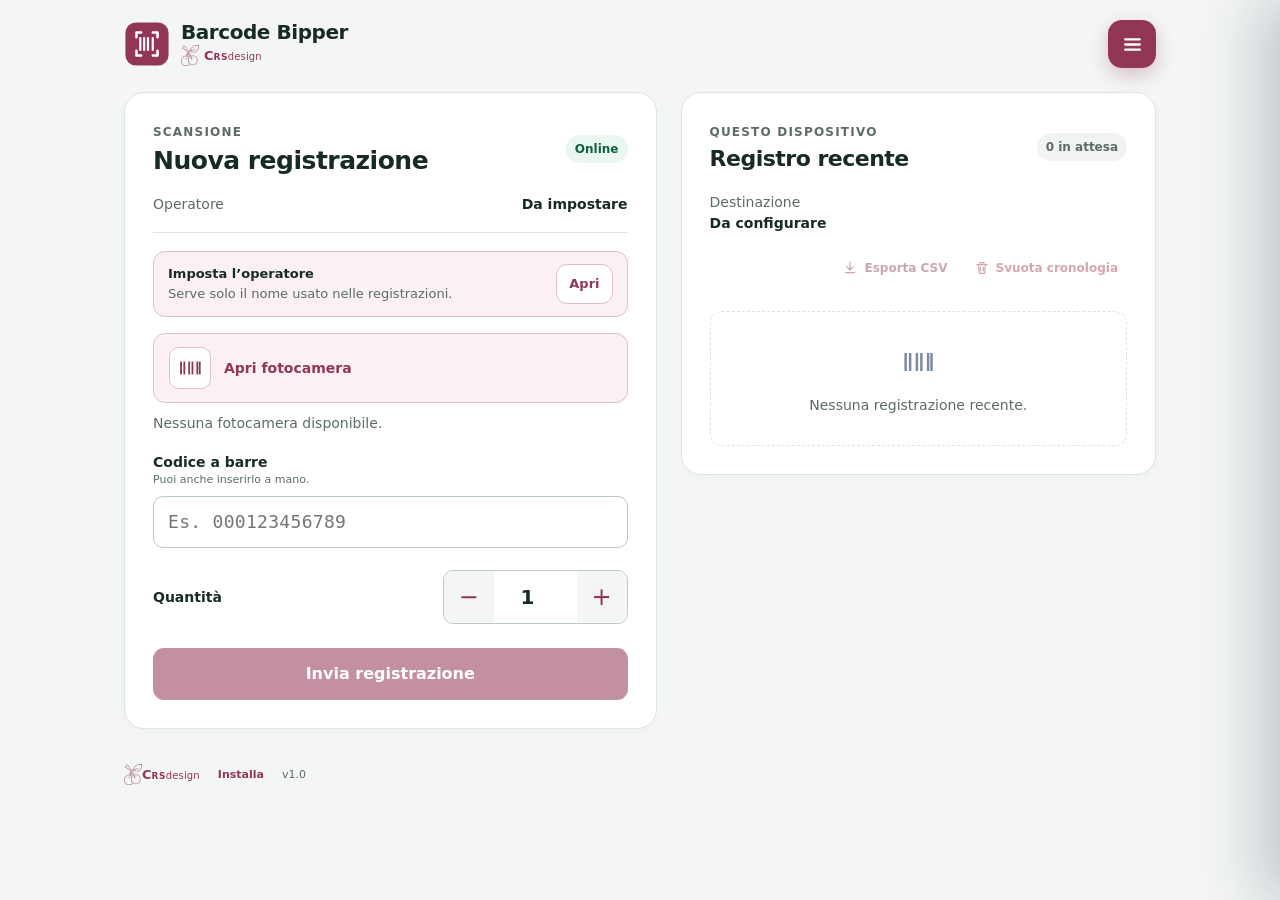
<file: index.html>
<!doctype html>
<html lang="it" data-theme="burgundy">
<head>
  <meta charset="utf-8">
  <meta name="viewport" content="width=device-width, initial-scale=1, viewport-fit=cover">
  <meta name="theme-color" content="#923753">
  <meta name="description" content="Barcode Bipper: leggi codici a barre e registra quantità e operatore nel tuo Google Sheet.">
  <meta name="apple-mobile-web-app-capable" content="yes">
  <meta name="apple-mobile-web-app-status-bar-style" content="default">
  <link rel="manifest" href="./manifest.webmanifest">
  <link rel="icon" href="./icons/icon-192.png?v=100" type="image/png">
  <link rel="apple-touch-icon" href="./icons/apple-touch-icon.png?v=100">
  <link rel="stylesheet" href="./style.css">
  <title>Barcode Bipper</title>
</head>
<body>
  <header class="app-header">
    <a class="brand brand-bipper" href="./" aria-label="Barcode Bipper">
      <span class="brand-scanner" aria-hidden="true">
        <svg class="brand-scanner-svg" viewBox="0 0 48 48">
          <rect x="1.5" y="1.5" width="45" height="45" rx="11"/>
          <path class="scanner-corners" d="M13 17v-5h5M30 12h5v5M13 31v5h5M35 31v5h-5"/>
          <path class="scanner-bars" d="M17 17v14M21 17v14M25 17v14M30 17v14"/>
        </svg>
      </span>
      <span class="brand-copy">
        <strong>Barcode Bipper</strong>
        <span class="brand-signature">
          <span class="brand-cherry" aria-hidden="true"></span>
          <span class="crs-wordmark" aria-label="CRS design"><span class="crs-c">C</span><span class="crs-rs">RS</span><span class="crs-design"> design</span></span>
        </span>
      </span>
    </a>

    <div class="header-actions">
      <button id="menu-open" class="menu-button" type="button" aria-label="Apri menu" aria-expanded="false">
        <svg viewBox="0 0 24 24" aria-hidden="true"><path d="M5 7h14M5 12h14M5 17h14"/></svg>
      </button>
    </div>
  </header>

  <div id="drawer-backdrop" class="drawer-backdrop" hidden></div>
  <aside id="app-drawer" class="app-drawer" aria-hidden="true" aria-label="Menu Barcode Bipper">
    <div class="drawer-hero">
      <div class="drawer-hero-top">
        <div class="drawer-logo-wrap drawer-scanner-logo" aria-hidden="true">
          <svg class="brand-scanner-svg" viewBox="0 0 48 48">
            <rect x="1.5" y="1.5" width="45" height="45" rx="11"/>
            <path class="scanner-corners" d="M13 17v-5h5M30 12h5v5M13 31v5h5M35 31v5h-5"/>
            <path class="scanner-bars" d="M17 17v14M21 17v14M25 17v14M30 17v14"/>
          </svg>
        </div>
        <button id="menu-close" class="drawer-close" type="button" aria-label="Chiudi menu">×</button>
      </div>
      <div class="drawer-branding">
        <strong>Barcode Bipper</strong>
        <span class="drawer-signature">
          <span class="brand-cherry" aria-hidden="true"></span>
          <span class="crs-wordmark" aria-label="CRS design"><span class="crs-c">C</span><span class="crs-rs">RS</span><span class="crs-design"> design</span></span>
        </span>
      </div>
    </div>

    <nav class="drawer-nav">
      <span class="drawer-section-label">APP</span>
      <button id="drawer-settings" class="drawer-item" type="button">
        <span class="drawer-icon" aria-hidden="true"><svg viewBox="0 0 24 24"><path d="M12 8.5a3.5 3.5 0 1 0 0 7 3.5 3.5 0 0 0 0-7ZM19 12a7 7 0 0 0-.09-1.1l2-1.55-2-3.46-2.46 1A7.2 7.2 0 0 0 14.5 5.8L14.15 3h-4.3L9.5 5.8a7.2 7.2 0 0 0-1.95 1.09l-2.46-1-2 3.46 2 1.55A7 7 0 0 0 5 12c0 .37.03.74.09 1.1l-2 1.55 2 3.46 2.46-1A7.2 7.2 0 0 0 9.5 18.2l.35 2.8h4.3l.35-2.8a7.2 7.2 0 0 0 1.95-1.09l2.46 1 2-3.46-2-1.55c.06-.36.09-.73.09-1.1Z"/></svg></span>
        <span class="drawer-copy"><strong>Impostazioni</strong><small>Operatore, tema e fotocamera</small></span>
        <span class="drawer-chevron" aria-hidden="true">›</span>
      </button>
      <div class="drawer-divider"></div>
      <button id="drawer-config" class="drawer-item" type="button">
        <span class="drawer-icon" aria-hidden="true"><svg viewBox="0 0 24 24"><path d="M9.5 14.5 14.5 9M7 17l-2 2M17 7l2-2M8.2 15.8l-2-2a3.8 3.8 0 0 1 5.4-5.4l1 1M15.8 8.2l2 2a3.8 3.8 0 0 1-5.4 5.4l-1-1"/></svg></span>
        <span class="drawer-copy"><strong>Configurazione</strong><small>Accesso Google e registro</small></span>
        <span class="drawer-chevron" aria-hidden="true">›</span>
      </button>
    </nav>

    <div class="drawer-foot">
      <span class="drawer-foot-brand">
        <span class="brand-cherry" aria-hidden="true"></span>
        <span class="crs-wordmark" aria-label="CRS design"><span class="crs-c">C</span><span class="crs-rs">RS</span><span class="crs-design"> design</span></span>
      </span>
      <span class="drawer-version">v1.0</span>
    </div>
  </aside>

  <main class="layout">
    <section class="work-panel" aria-labelledby="form-title">
      <div class="panel-heading">
        <div><span class="eyebrow">SCANSIONE</span><h1 id="form-title">Nuova registrazione</h1></div>
        <span id="network" class="pill">Online</span>
      </div>

      <div class="operator-line"><span>Operatore</span><strong id="operator-label">Da impostare</strong></div>

      <div id="setup-notice" class="notice compact-notice" hidden>
        <div><strong id="setup-title">Completa la configurazione</strong><span id="setup-text">Imposta operatore e registro.</span></div>
        <button id="setup-action" class="secondary compact" type="button">Apri</button>
      </div>
      <div id="boot-error" class="notice error" hidden></div>
      <div id="update-notice" class="notice compact-notice" hidden>
        <span>È disponibile un aggiornamento.</span><button id="reload-app" class="secondary compact" type="button">Aggiorna</button>
      </div>
      <noscript><p class="notice error">Attiva JavaScript per usare Barcode Bipper.</p></noscript>

      <div id="camera-live">
        <div id="camera-panel" class="camera-panel ratio-tall fit-cover">
          <video id="video" muted playsinline aria-label="Anteprima fotocamera"></video>
          <div class="scan-guide" aria-hidden="true"></div>
          <div id="camera-success" class="camera-success" hidden>
            <svg viewBox="0 0 24 24" aria-hidden="true"><path d="m5 12 4 4L19 6"/></svg><span>Codice letto</span>
          </div>
        </div>

        <div id="scan-hold" class="scan-button hold-button" role="button" tabindex="0" aria-label="Tieni premuto Registra per leggere il codice">
          <svg viewBox="0 0 24 24" aria-hidden="true"><path d="M8 3H3v5M16 3h5v5M3 16v5h5M21 16v5h-5M7 7v10M10 7v10M14 7v10M17 7v10"/></svg>
          <span id="scan-label">Registra</span>
        </div>

        <div class="camera-tools">
          <span id="hold-hint">Tieni premuto per leggere</span>
          <button id="torch" class="torch-button" type="button" aria-pressed="false" hidden>
            <svg viewBox="0 0 24 24" aria-hidden="true"><path d="M9 3h6l1 4-2 2v3.5l-1.4 1.8V21h-1.2v-6.7L10 12.5V9L8 7l1-4Z"/><path d="M8.5 7h7"/></svg>
            <span id="torch-label">Torcia</span>
          </button>
        </div>
      </div>

      <button id="camera-closed" class="camera-closed" type="button" hidden>
        <span class="camera-closed-icon" aria-hidden="true"><svg viewBox="0 0 32 32"><path d="M5 8v16M9 8v16M15 8v16M19 8v16M25 8v16M28 8v16"/></svg></span>
        <span><strong>Apri fotocamera</strong></span>
      </button>

      <p id="camera-message" class="helper camera-message" aria-live="polite">Fotocamera pronta.</p>

      <form id="record-form">
        <label for="barcode">Codice a barre</label>
        <span class="field-helper">Puoi anche inserirlo a mano.</span>
        <input id="barcode" name="barcode" class="barcode-input" type="text" maxlength="512" autocomplete="off" autocapitalize="off" spellcheck="false" placeholder="Es. 000123456789" required>

        <div class="quantity-row">
          <label for="quantity">Quantità</label>
          <div class="stepper">
            <button id="minus" type="button" aria-label="Diminuisci quantità">−</button>
            <input id="quantity" name="quantity" type="number" inputmode="decimal" min="0" max="1000000000" step="any" value="1" required>
            <button id="plus" type="button" aria-label="Aumenta quantità">+</button>
          </div>
        </div>

        <button id="submit-record" class="primary full submit-record" type="submit" disabled>Invia registrazione</button>
      </form>
      <div id="feedback" class="feedback" role="status" aria-live="polite" hidden></div>
    </section>

    <aside class="activity-panel" aria-labelledby="activity-title">
      <div class="panel-heading">
        <div><span class="eyebrow">QUESTO DISPOSITIVO</span><h2 id="activity-title">Registro recente</h2></div>
        <span id="pending-count" class="counter">0 in attesa</span>
      </div>

      <div class="destination"><span>Destinazione</span><strong id="destination-label">Da configurare</strong></div>

      <div class="history-actions" aria-label="Azioni cronologia">
        <button id="sync-now" class="quiet history-action" type="button" hidden>
          <svg viewBox="0 0 24 24" aria-hidden="true"><path d="M20 6v5h-5M4 18v-5h5M6.5 9A7 7 0 0 1 18 7l2 4M17.5 15A7 7 0 0 1 6 17l-2-4"/></svg><span>Riprova invio</span>
        </button>
        <button id="export-history" class="quiet history-action" type="button" disabled>
          <svg viewBox="0 0 24 24" aria-hidden="true"><path d="M12 3v12M7 10l5 5 5-5M5 19h14"/></svg><span>Esporta CSV</span>
        </button>
        <button id="clear-history" class="quiet history-action danger-soft" type="button" disabled>
          <svg viewBox="0 0 24 24" aria-hidden="true"><path d="M4 7h16M9 7V4h6v3M7 7l1 13h8l1-13M10 11v5M14 11v5"/></svg><span>Svuota cronologia</span>
        </button>
      </div>

      <div id="sync-message" class="sync-message" role="status" aria-live="polite" hidden></div>
      <ol id="records" class="records" aria-label="Registrazioni recenti"></ol>
      <div id="empty-state" class="empty-state">
        <svg viewBox="0 0 32 32" aria-hidden="true"><path d="M5 8v16M9 8v16M15 8v16M19 8v16M25 8v16M28 8v16"/></svg>
        <p>Nessuna registrazione recente.</p>
      </div>
    </aside>
  </main>

  <dialog id="settings-dialog" aria-labelledby="settings-title">
    <form method="dialog">
      <div class="dialog-heading">
        <div><span class="eyebrow">PREFERENZE</span><h2 id="settings-title">Impostazioni</h2></div>
        <button class="quiet" value="cancel">Chiudi</button>
      </div>

      <section class="settings-section">
        <h3>Profilo</h3>
        <label for="operator">Nome operatore</label>
        <input id="operator" maxlength="80" autocomplete="name" placeholder="Nome e cognome">
        <span id="operator-error" class="field-note error-text" hidden>Inserisci un nome valido, fino a 80 caratteri.</span>
      </section>

      <section class="settings-section">
        <h3>Aspetto</h3>
        <label for="theme">Tema</label>
        <select id="theme">
          <option value="burgundy">Bordeaux</option>
          <option value="green">Verde bandiera</option>
          <option value="blue">Blu</option>
          <option value="petrol">Verde petrolio</option>
          <option value="purple">Viola</option>
          <option value="orange">Arancio</option>
          <option value="graphite">Grafite</option>
          <option value="custom">Personalizzato…</option>
        </select>

        <div id="custom-theme-controls" class="custom-theme-controls" hidden>
          <label for="custom-color">Colore personalizzato</label>
          <div class="color-editor">
            <input id="custom-color" class="color-input" type="color" value="#923753" aria-label="Selettore colore">
            <input id="custom-hex" class="hex-input" type="text" value="#923753" maxlength="7" inputmode="text" spellcheck="false" aria-label="Colore esadecimale">
          </div>
          <span id="custom-color-error" class="field-note error-text" hidden>Inserisci un colore esadecimale valido, es. #923753.</span>
        </div>
      </section>

      <section class="settings-section">
        <h3>Lettura</h3>
        <label for="scan-mode">Modalità di scansione</label>
        <select id="scan-mode">
          <option value="hold">Tieni premuto · legge solo mentre premi</option>
          <option value="continuous">Scan2Sheets · premi e cerca fino al codice</option>
        </select>
        <p id="scan-mode-note" class="field-note"></p>

        <label class="toggle-row" for="vibration-enabled">
          <span><strong>Vibrazione al riconoscimento</strong><small>Feedback breve quando il codice viene letto.</small></span>
          <input id="vibration-enabled" type="checkbox">
        </label>

        <label class="toggle-row" for="auto-flash-enabled">
          <span><strong>Accendi flash durante la lettura</strong><small>Se disponibile, si spegne quando la lettura termina.</small></span>
          <input id="auto-flash-enabled" type="checkbox">
        </label>
      </section>

      <section class="settings-section">
        <h3>Fotocamera</h3>
        <label for="camera-ratio">Formato</label>
        <select id="camera-ratio">
          <option value="wide">4:3 · basso</option>
          <option value="tall">4:5 · alto</option>
          <option value="portrait">3:4 · più verticale</option>
        </select>

        <label for="camera-fit">Visualizzazione</label>
        <select id="camera-fit">
          <option value="cover">Cover · senza bande nere</option>
          <option value="contain">Contain · immagine intera</option>
        </select>
      </section>

      <button id="reset-defaults" class="secondary full reset-defaults" type="button">Torna ai default</button>
      <p class="reset-note">Ripristina aspetto e lettura; il nome operatore resta invariato.</p>
    </form>
  </dialog>

  <dialog id="config-dialog" aria-labelledby="config-title">
    <form method="dialog">
      <div class="dialog-heading">
        <div><span class="eyebrow">COLLEGAMENTO AL REGISTRO</span><h2 id="config-title">Configurazione</h2></div>
        <button class="quiet" value="cancel">Chiudi</button>
      </div>

      <div id="config-error" class="feedback error" hidden></div>
      <div id="config-result" class="feedback" role="status" aria-live="polite" hidden></div>

      <section class="settings-section config-card">
        <h3>Account Google</h3>
        <div class="config-row">
          <div><span class="config-label">Stato</span><strong id="google-status">Non collegato</strong></div>
          <button id="connect-google" class="secondary compact" type="button">Collega Google</button>
        </div>
      </section>

      <section class="settings-section config-card">
        <h3>Google Sheet</h3>
        <div class="google-file-box">
          <div>
            <span class="google-file-label">Registro</span>
            <strong id="selected-sheet">Non selezionato</strong>
            <span id="selected-tab" class="google-file-tab"></span>
          </div>
          <button id="pick-sheet" class="secondary compact" type="button">Scegli</button>
        </div>
      </section>

      <div id="connection-state" class="config-status">
        <span class="status-dot"></span><span id="connection-state-text">Configurazione non completata</span>
      </div>

      <div class="dialog-actions config-actions">
        <button id="test-connection" class="secondary" type="button">Prova connessione</button>
      </div>
    </form>
  </dialog>

  <dialog id="clear-history-dialog" class="confirm-dialog" aria-labelledby="clear-title">
    <form method="dialog">
      <div class="confirm-icon" aria-hidden="true"><svg viewBox="0 0 24 24"><path d="M4 7h16M9 7V4h6v3M7 7l1 13h8l1-13M10 11v5M14 11v5"/></svg></div>
      <h2 id="clear-title">Svuotare la cronologia locale?</h2>
      <p>Verranno rimossi da questo dispositivo solo i record già inviati. <strong>Google Sheet non verrà modificato.</strong></p>
      <p id="clear-pending-note" class="confirm-note" hidden>Le registrazioni ancora in attesa saranno mantenute.</p>
      <div class="dialog-actions">
        <button class="secondary" value="cancel">Annulla</button>
        <button id="confirm-clear-history" class="danger" value="default">Svuota cronologia</button>
      </div>
    </form>
  </dialog>

  <dialog id="install-dialog" aria-labelledby="install-title">
    <form method="dialog">
      <div class="dialog-heading"><h2 id="install-title">Aggiungi alla Home</h2><button class="quiet" value="cancel">Chiudi</button></div>
      <p class="dialog-intro">Su iPhone usa Condividi → “Aggiungi alla schermata Home”. Su Android usa “Installa app” dal menu del browser.</p>
      <button id="install-now" class="primary full" type="button" hidden>Installa Barcode Bipper</button>
    </form>
  </dialog>

  <footer>
    <span class="footer-crs"><span class="brand-cherry" aria-hidden="true"></span><span class="crs-wordmark" aria-label="CRS design"><span class="crs-c">C</span><span class="crs-rs">RS</span><span class="crs-design"> design</span></span></span>
    <button id="install-help" class="quiet footer-action" type="button">Installa</button>
    <span class="app-version">v1.0</span>
  </footer>

  <script src="./vendor/zxing-browser-0.2.1.min.js"></script>
  <script type="module" src="./app.js"></script>
</body>
</html>
</file>
<file: style.css>
:root{
  color-scheme:light;
  font-family:Inter,ui-sans-serif,system-ui,-apple-system,BlinkMacSystemFont,"Segoe UI",sans-serif;
  font-size:16px;
  --accent:#923753;--accent-hover:#752c43;--accent-soft:#fbf0f3;--accent-border:#e3bfcb;--focus:#c87a92;
  --ink:#172b23;--muted:#5a6c63;--border:#dce5df;--input-border:#bbcbbf;--page:#f3f6f4;--surface:#fff;
  --success:#12623d;--success-bg:#eaf6f0;--error:#9c2931;--error-bg:#fff0f1;
  --white:#fff;--camera-bg:#111;--camera-overlay:#0003;--camera-frame:#ffffffc9
}
:root[data-theme="green"]{--accent:#00843d;--accent-hover:#006b31;--accent-soft:#edf7f0;--accent-border:#b7d9c5;--focus:#50ab79}
:root[data-theme="blue"]{--accent:#1746d1;--accent-hover:#1239ad;--accent-soft:#eef3ff;--accent-border:#bccdfc;--focus:#789cff}
:root[data-theme="petrol"]{--accent:#087779;--accent-hover:#075e60;--accent-soft:#edf7f7;--accent-border:#abd8d8;--focus:#51aeb0}
:root[data-theme="burgundy"]{--accent:#923753;--accent-hover:#752c43;--accent-soft:#fbf0f3;--accent-border:#e3bfcb;--focus:#c87a92}
:root[data-theme="purple"]{--accent:#7042ad;--accent-hover:#59328c;--accent-soft:#f5effd;--accent-border:#d3c0ed;--focus:#a181cc}
:root[data-theme="orange"]{--accent:#ad4b0b;--accent-hover:#8c3b08;--accent-soft:#fff4e9;--accent-border:#edc49f;--focus:#d9975c}
:root[data-theme="graphite"]{--accent:#45515c;--accent-hover:#323d46;--accent-soft:#f0f3f6;--accent-border:#c3ccd4;--focus:#899ba9}

*{box-sizing:border-box}
body{margin:0;background:var(--page);color:var(--ink)}
button,input,select{font:inherit}
button{cursor:pointer;min-height:44px}
button:disabled{cursor:default;opacity:.55}
button:focus-visible,input:focus-visible,select:focus-visible{outline:3px solid var(--focus);outline-offset:3px}
[hidden]{display:none!important}

.app-header{max-width:1088px;margin:auto;padding:20px 28px;display:flex;align-items:center;justify-content:space-between;gap:12px}
.brand{display:flex;align-items:center;gap:10px;text-decoration:none;color:inherit;font-size:20px;font-weight:760}
.brand img{border-radius:10px;object-fit:cover}
.brand small{display:block;margin-top:2px;font-size:12px;font-weight:500;color:var(--muted)}
.header-actions{display:flex;align-items:center;gap:8px}
.demo-pill{font-size:11px;font-weight:800;letter-spacing:1px;color:var(--accent);background:var(--accent-soft);border:1px solid var(--accent-border);border-radius:999px;padding:6px 9px}
.quiet{border:0;background:transparent;color:var(--accent);font-weight:650;border-radius:8px;padding:8px 10px}
.quiet:hover{background:var(--accent-soft)}

.layout{max-width:1088px;margin:4px auto 0;padding:0 28px;display:grid;grid-template-columns:minmax(0,1.12fr) minmax(0,1fr);gap:24px;align-items:start}
.work-panel,.activity-panel{border:1px solid var(--border);background:var(--surface);border-radius:20px;padding:28px;box-shadow:0 3px 12px #20396505}
.panel-heading{display:flex;align-items:center;justify-content:space-between;gap:12px}
.eyebrow{font-size:12px;font-weight:750;letter-spacing:1.2px;color:var(--muted)}
h1,h2{margin:6px 0 0;line-height:1.2;letter-spacing:-.5px}
h1{font-size:25px}h2{font-size:22px}
.pill,.counter{white-space:nowrap;font-size:12px;font-weight:650;background:var(--success-bg);color:var(--success);padding:7px 9px;border-radius:20px}
.counter{background:#f1f3f2;color:var(--muted)}
.operator-line{display:flex;justify-content:space-between;gap:16px;border-bottom:1px solid var(--border);padding:20px 0;margin-bottom:18px;font-size:14px}
.operator-line>span{color:var(--muted)}

.camera-panel{position:relative;border-radius:14px;overflow:hidden;background:var(--camera-bg);aspect-ratio:4/5}
.camera-panel.ratio-wide{aspect-ratio:4/3}
.camera-panel.ratio-tall{aspect-ratio:4/5}
.camera-panel.ratio-portrait{aspect-ratio:3/4}
.camera-panel video{display:block;width:100%;height:100%;object-fit:cover;object-position:center}
.camera-panel.fit-contain video{object-fit:contain}
.camera-panel.fit-cover video{object-fit:cover}

.scan-guide{
  position:absolute;left:7%;right:7%;top:21%;height:54%;
  border:2px solid var(--camera-frame);border-radius:14px;
  pointer-events:none;box-shadow:0 0 0 100vmax var(--camera-overlay)
}

/* Il "laser" compare SOLO durante la pressione. */
.camera-panel.is-reading .scan-guide::after{
  content:"";
  position:absolute;
  left:4%;right:4%;top:50%;
  height:3px;border-radius:999px;
  background:var(--accent);
  box-shadow:0 0 8px var(--accent),0 0 18px color-mix(in srgb,var(--accent) 70%,transparent);
  transform:translateY(-50%);
}

.scan-button{
  display:flex;align-items:center;justify-content:center;gap:12px;
  width:100%;min-height:64px;border:1px solid var(--accent);border-radius:12px;
  background:var(--accent);color:#fff;font-weight:750;margin-top:12px
}
.scan-button svg{width:26px;height:26px;fill:none;stroke:currentColor;stroke-width:1.8}

/* Niente selezione, callout, drag o gesture strane durante il long press. */
.hold-button{
  -webkit-user-select:none;
  user-select:none;
  -webkit-touch-callout:none;
  touch-action:none;
  -webkit-tap-highlight-color:transparent;
  cursor:pointer;
  outline:none;
}
.hold-button:focus-visible{
  outline:3px solid var(--focus);
  outline-offset:3px;
}
.hold-button.is-held{
  background:var(--accent-hover);
  transform:translateY(1px);
}

.camera-tools{display:flex;justify-content:space-between;align-items:center;gap:8px;margin-top:4px}
.camera-tools>span{font-size:12px;color:var(--muted)}
.camera-tools .quiet{font-size:13px;padding-inline:0}

.camera-closed{
  width:100%;display:flex;align-items:center;gap:13px;text-align:left;
  border:1px solid var(--accent-border);border-radius:12px;
  padding:13px 15px;background:var(--accent-soft);color:var(--accent)
}
.camera-closed:hover{background:color-mix(in srgb,var(--accent-soft) 70%,white)}
.camera-closed-icon{
  width:42px;height:42px;border-radius:10px;background:var(--surface);
  display:grid;place-items:center;flex:none;border:1px solid var(--accent-border)
}
.camera-closed-icon svg{width:26px;height:26px;fill:none;stroke:currentColor;stroke-width:2.2}
.camera-closed strong{display:block;font-size:14px}
.camera-closed small{display:block;margin-top:2px;color:var(--muted);font-size:12px;font-weight:500}

.helper{font-size:14px;color:var(--muted);line-height:1.5;margin:10px 0 20px}

label{display:block;font-size:14px;font-weight:650;margin:18px 0 9px}
input,select{width:100%;min-height:52px;background:#fff;color:var(--ink);border:1px solid var(--input-border);padding:12px 14px;border-radius:10px}
.barcode-input{font-family:ui-monospace,SFMono-Regular,Consolas,monospace;font-size:18px;letter-spacing:.3px}
.quantity-row{display:flex;align-items:center;justify-content:space-between;gap:20px;margin-top:22px}
.quantity-row label{margin:0}
.stepper{display:flex;border:1px solid var(--input-border);border-radius:10px;overflow:hidden;width:185px}
.stepper input{border:0;border-radius:0;width:83px;text-align:center;padding:10px 0;font-size:20px;font-weight:650}
.stepper button{border:0;background:#f3f6f4;color:var(--accent);width:50px;font-size:24px}
.time-note{margin:22px 0 18px}
.primary,.secondary{border-radius:11px;padding:12px 18px;font-weight:650;border:1px solid transparent;min-height:52px}
.primary{background:var(--accent);color:#fff}
.secondary{background:#fff;color:var(--accent);border-color:var(--accent-border)}
.full{width:100%}
.feedback{font-size:14px;line-height:1.5;background:var(--success-bg);color:var(--success);border-radius:10px;padding:12px 14px;margin-top:16px}
.feedback.error{background:var(--error-bg);color:var(--error)}

.destination{display:flex;flex-direction:column;gap:5px;margin:22px 0 14px;font-size:14px}
.destination span{color:var(--muted)}
.sync-message{font-size:14px;color:var(--muted);line-height:1.5;margin:0 0 14px}
.records{list-style:none;margin:22px 0 0;padding:0}
.record{padding:16px 0;border-top:1px solid var(--border)}
.record-top{display:flex;justify-content:space-between;gap:10px}
.record-code{font:650 16px ui-monospace,SFMono-Regular,Consolas,monospace}
.record-qty{font-size:14px;font-weight:700}
.record-bottom{display:flex;justify-content:space-between;gap:10px;margin-top:9px;font-size:12px;color:var(--muted)}
.record-state{font-weight:650;color:var(--accent)}
.empty-state{text-align:center;border:1px dashed var(--border);border-radius:12px;margin-top:24px;padding:32px 12px;color:var(--muted);font-size:14px}
.empty-state svg{height:36px;stroke:#7b8aa1;stroke-width:2.2;fill:none}
.local-note{font-size:12px;line-height:1.6;color:var(--muted);border-top:1px solid var(--border);padding-top:16px;margin:16px 0 0}

dialog{border:1px solid var(--border);border-radius:20px;padding:26px;max-width:520px;width:calc(100% - 32px);color:var(--ink);background:#fff;box-shadow:0 24px 80px #13274933}
dialog::backdrop{background:#14203670}
.dialog-heading{display:flex;justify-content:space-between;align-items:center;gap:10px}
.dialog-heading h2{margin:0}

footer{max-width:1088px;padding:24px 28px calc(24px + env(safe-area-inset-bottom));margin:auto;display:flex;align-items:center;gap:10px;font-size:12px;color:var(--muted)}
.signature{color:var(--accent)}
.app-version{font-size:11px}

@media(max-width:740px){
  .app-header{padding:18px 18px 14px}
  .layout{grid-template-columns:1fr;padding:0 14px;gap:16px;margin:0 auto}
  .work-panel,.activity-panel{padding:22px 20px;border-radius:16px}
  .brand{font-size:18px}
  h1{font-size:23px}h2{font-size:21px}
  footer{padding:18px 20px calc(20px + env(safe-area-inset-bottom))}
}


/* vDemo: pannello Configurazione puramente grafico */
.config-intro{
  margin:16px 0 8px;
  font-size:14px;
  line-height:1.5;
  color:var(--muted);
}
.config-section{margin-top:20px}
.config-label{display:block;font-size:14px;font-weight:650;margin-bottom:9px}
.google-file-box{
  display:flex;align-items:center;justify-content:space-between;gap:14px;
  padding:14px;border:1px solid var(--border);border-radius:12px;background:#f7f9f8
}
.google-file-box>div{min-width:0;display:flex;flex-direction:column;gap:3px}
.google-file-label{font-size:12px;color:var(--muted)}
.google-file-box strong{font-size:14px;overflow-wrap:anywhere}
.google-file-box .secondary{flex:none;min-height:44px}
.config-status{
  display:flex;align-items:center;gap:9px;
  margin-top:18px;padding:12px 14px;border-radius:10px;
  background:#f4f6f5;color:var(--muted);font-size:13px
}
.config-status.ok{background:var(--success-bg);color:var(--success)}
.status-dot{
  width:9px;height:9px;border-radius:50%;background:#97a39d;flex:none
}
.config-status.ok .status-dot{background:var(--success)}
.config-actions{display:flex;gap:10px;margin-top:20px}
.config-actions>button{flex:1}
@media(max-width:520px){
  .header-actions{flex-wrap:wrap;justify-content:flex-end}
  .header-actions .quiet{font-size:12px;padding-inline:6px}
  .google-file-box{align-items:stretch;flex-direction:column}
  .google-file-box .secondary{width:100%}
  .config-actions{flex-direction:column}
}


/* ---- Header vDemo: two compact actions stacked beside the brand ---- */
.header-actions-stack{
  display:flex;
  flex-direction:column;
  align-items:flex-end;
  gap:1px;
}
.header-link{
  min-height:30px;
  border:0;
  background:transparent;
  color:var(--accent);
  display:flex;
  align-items:center;
  gap:6px;
  padding:3px 4px;
  border-radius:7px;
  font-size:13px;
  font-weight:680;
  line-height:1.15;
}
.header-link:hover{background:var(--accent-soft)}
.header-link svg{
  width:15px;
  height:15px;
  fill:none;
  stroke:currentColor;
  stroke-width:1.7;
  stroke-linecap:round;
  stroke-linejoin:round;
}

/* ---- Dialog structure ---- */
.dialog-intro{
  margin:15px 0 4px;
  font-size:14px;
  line-height:1.5;
  color:var(--muted);
}
.settings-section{
  margin-top:18px;
  padding-top:16px;
  border-top:1px solid var(--border);
}
.settings-section h3{
  margin:0 0 2px;
  font-size:13px;
  letter-spacing:.55px;
  text-transform:uppercase;
  color:var(--muted);
}
.settings-section label{margin-top:13px}
.settings-auto-note{
  margin:18px 0 0;
  padding:11px 13px;
  border-radius:10px;
  background:var(--accent-soft);
  color:var(--accent);
  font-size:12px;
  line-height:1.45;
}

/* ---- Config ---- */
.config-fields{margin-top:16px}
.google-file-box{
  display:flex;
  align-items:center;
  justify-content:space-between;
  gap:14px;
  padding:14px;
  border:1px solid var(--border);
  border-radius:12px;
  background:#f7f9f8;
}
.google-file-box>div{
  min-width:0;
  display:flex;
  flex-direction:column;
  gap:3px;
}
.google-file-label{font-size:11px;color:var(--muted);text-transform:uppercase;letter-spacing:.5px}
.google-file-box strong{font-size:14px;overflow-wrap:anywhere}
.google-file-tab{font-size:12px;color:var(--muted)}
.secondary.compact{flex:none;min-height:40px;padding:8px 12px}
.config-status{
  display:flex;
  align-items:center;
  gap:9px;
  margin-top:18px;
  padding:12px 14px;
  border-radius:10px;
  background:#f4f6f5;
  color:var(--muted);
  font-size:13px;
}
.config-status.ok{background:var(--success-bg);color:var(--success)}
.status-dot{width:9px;height:9px;border-radius:50%;background:#97a39d;flex:none}
.config-status.ok .status-dot{background:var(--success)}
.config-actions{
  display:flex;
  gap:10px;
  margin-top:20px;
}
.config-actions>button{flex:1}

/* Override older vDemo header/config mobile rules. */
@media(max-width:520px){
  .app-header{align-items:center}
  .header-actions-stack{
    flex-wrap:nowrap;
    margin-left:auto;
  }
  .header-link{
    font-size:12px;
    padding:2px 1px;
  }
  .header-link svg{width:14px;height:14px}
  .google-file-box{align-items:center;flex-direction:row}
  .google-file-box .secondary{width:auto}
  .config-actions{flex-direction:column}
}
@media(max-width:370px){
  .brand small{max-width:140px}
  .header-link{font-size:11px}
}


/* ===== Main navigation drawer ===== */
.menu-button{width:48px;height:48px;min-height:48px;padding:0;border:1px solid var(--accent-border);border-radius:13px;display:grid;place-items:center;background:var(--accent-soft);color:var(--accent)}
.menu-button:hover{background:color-mix(in srgb,var(--accent-soft) 65%,var(--accent) 8%)}
.menu-button svg{width:25px;height:25px;fill:none;stroke:currentColor;stroke-width:2;stroke-linecap:round}
.drawer-backdrop{position:fixed;inset:0;z-index:80;background:#14203672;opacity:0;transition:opacity .18s ease}
.drawer-backdrop.open{opacity:1}
.app-drawer{position:fixed;z-index:90;top:0;right:0;bottom:0;width:min(360px,86vw);padding:calc(18px + env(safe-area-inset-top)) 18px calc(18px + env(safe-area-inset-bottom));background:var(--surface);box-shadow:-20px 0 55px #13274933;transform:translateX(102%);transition:transform .18s ease;display:flex;flex-direction:column}
.app-drawer.open{transform:translateX(0)}
body.drawer-open{overflow:hidden}
.drawer-head{display:flex;align-items:center;justify-content:space-between;gap:12px;padding:2px 2px 18px;border-bottom:1px solid var(--border)}
.drawer-head>div{display:flex;flex-direction:column;gap:2px}.drawer-head strong{font-size:24px;letter-spacing:-.5px}
.drawer-close{width:44px;height:44px;min-height:44px;border:0;border-radius:12px;background:#f3f6f4;color:var(--ink);font-size:30px;font-weight:300;line-height:1}
.drawer-nav{display:flex;flex-direction:column;gap:10px;padding-top:18px}
.drawer-item{width:100%;min-height:78px;display:grid;grid-template-columns:48px minmax(0,1fr) 22px;align-items:center;gap:12px;text-align:left;padding:12px;border:1px solid var(--border);border-radius:14px;background:var(--surface);color:var(--ink)}
.drawer-item:hover{background:var(--accent-soft);border-color:var(--accent-border)}
.drawer-icon{width:46px;height:46px;display:grid;place-items:center;border-radius:12px;background:var(--accent-soft);color:var(--accent)}
.drawer-icon svg{width:24px;height:24px;fill:none;stroke:currentColor;stroke-width:1.7;stroke-linecap:round;stroke-linejoin:round}
.drawer-copy{min-width:0;display:flex;flex-direction:column;gap:4px}.drawer-copy strong{font-size:16px}.drawer-copy small{font-size:12px;line-height:1.35;color:var(--muted)}
.drawer-chevron{font-size:28px;font-weight:300;color:var(--muted);justify-self:end}
.drawer-foot{margin-top:auto;padding:16px 4px 2px;border-top:1px solid var(--border);display:flex;justify-content:space-between;gap:10px;font-size:12px;color:var(--muted)}
.drawer-foot strong{color:var(--accent)}
@media(max-width:740px){.app-header{flex-wrap:nowrap}.header-actions{margin-left:auto}.menu-button{width:46px;height:46px;min-height:46px}}


/* ===== Rich navigation experiment ===== */
.menu-button{
  width:48px;height:48px;min-height:48px;padding:0;border:0;border-radius:14px;
  display:grid;place-items:center;background:var(--accent);color:#fff;
  box-shadow:0 7px 18px color-mix(in srgb,var(--accent) 28%,transparent)
}
.menu-button:hover{background:var(--accent-hover)}
.menu-button svg{width:25px;height:25px;fill:none;stroke:currentColor;stroke-width:2.2;stroke-linecap:round}

.drawer-backdrop{position:fixed;inset:0;z-index:80;background:#14203678;opacity:0;transition:opacity .18s ease}
.drawer-backdrop.open{opacity:1}
.app-drawer{
  position:fixed;z-index:90;top:0;right:0;bottom:0;width:min(370px,88vw);
  padding:0;background:#fbfaf8;box-shadow:-24px 0 60px #13274940;
  transform:translateX(102%);transition:transform .18s ease;display:flex;flex-direction:column;overflow:hidden
}
.app-drawer.open{transform:translateX(0)}
body.drawer-open{overflow:hidden}
.drawer-hero{
  background:var(--accent);color:#fff;padding:calc(22px + env(safe-area-inset-top)) 22px 25px;
  min-height:188px;display:flex;flex-direction:column;justify-content:space-between
}
.drawer-hero-top{display:flex;align-items:flex-start;justify-content:space-between;gap:16px}
.drawer-logo-wrap{
  width:66px;height:66px;border-radius:18px;background:#fff;display:grid;place-items:center;
  box-shadow:0 8px 22px #42122135;overflow:hidden
}
.drawer-logo-wrap img{width:56px;height:56px;object-fit:cover;border-radius:14px}
.drawer-close{
  width:44px;height:44px;min-height:44px;border:1px solid #ffffff55;border-radius:13px;
  background:#ffffff18;color:#fff;font-size:29px;font-weight:300;line-height:1
}
.drawer-close:hover{background:#ffffff2a}
.drawer-branding{display:flex;flex-direction:column;gap:3px;margin-top:22px}
.drawer-branding strong{font-size:27px;letter-spacing:-.7px;line-height:1.05}
.drawer-branding span{font-size:13px;color:#ffffffc9}
.drawer-nav{display:flex;flex-direction:column;padding:25px 20px 10px;gap:0}
.drawer-section-label{font-size:11px;font-weight:800;letter-spacing:1.2px;color:var(--accent);padding:0 8px 8px}
.drawer-item{
  width:100%;min-height:86px;display:grid;grid-template-columns:50px minmax(0,1fr) 22px;
  align-items:center;gap:13px;text-align:left;padding:12px 8px;border:0;border-radius:14px;
  background:transparent;color:var(--ink)
}
.drawer-item:hover,.drawer-item:focus-visible{background:var(--accent-soft)}
.drawer-icon{
  width:48px;height:48px;display:grid;place-items:center;border-radius:13px;
  background:var(--accent);color:#fff;box-shadow:0 5px 12px color-mix(in srgb,var(--accent) 18%,transparent)
}
.drawer-icon svg{width:25px;height:25px;fill:none;stroke:currentColor;stroke-width:1.8;stroke-linecap:round;stroke-linejoin:round}
.drawer-copy{display:flex;flex-direction:column;gap:4px;min-width:0}
.drawer-copy strong{font-size:16px;line-height:1.15}
.drawer-copy small{font-size:12.5px;line-height:1.35;color:var(--muted)}
.drawer-chevron{font-size:30px;font-weight:300;color:var(--accent);justify-self:end}
.drawer-divider{height:1px;background:var(--border);margin:1px 8px}
.drawer-foot{
  margin-top:auto;padding:18px 24px calc(20px + env(safe-area-inset-bottom));border-top:1px solid var(--border);
  display:flex;align-items:center;justify-content:space-between;gap:12px;font-size:12px;color:var(--muted)
}
.drawer-foot strong{color:var(--accent)}
.drawer-version{font-weight:800;letter-spacing:.5px;color:var(--accent);background:var(--accent-soft);padding:5px 8px;border-radius:999px}

/* Dialogs: more contrast, less grey-line form feel */
dialog{padding:0 24px 24px;overflow:hidden}
dialog::before{content:"";display:block;height:7px;background:var(--accent);margin:0 -24px 20px}
.dialog-heading .eyebrow{color:var(--accent)}
.dialog-heading h2{font-size:25px}
.dialog-intro{background:var(--accent-soft);color:var(--ink);padding:12px 14px;border-radius:12px;margin-top:15px}
.settings-section{
  margin-top:16px;padding:14px 14px 16px;border:0;border-radius:14px;background:#f7f6f3
}
.settings-section h3{color:var(--accent);font-size:12px;letter-spacing:.8px}
.settings-section input,.settings-section select{background:#fff}
.google-file-box{background:#fff;border-color:var(--accent-border)}
.config-status{border:1px solid var(--border)}

@media(max-width:740px){
  .app-header{flex-wrap:nowrap}.header-actions{margin-left:auto}
  .menu-button{width:46px;height:46px;min-height:46px}
}


/* ===== History actions ===== */
.history-actions{
  display:flex;
  align-items:center;
  justify-content:flex-end;
  gap:8px;
  margin:12px 0 2px;
  flex-wrap:wrap;
}
.history-action{
  min-height:38px;
  display:inline-flex;
  align-items:center;
  gap:6px;
  font-size:12px;
  padding:7px 9px;
}
.history-action svg{
  width:16px;height:16px;fill:none;stroke:currentColor;stroke-width:1.8;
  stroke-linecap:round;stroke-linejoin:round;
}
.danger-soft{color:#a33b45}
.danger-soft:hover{background:#fff0f1}

.confirm-dialog{max-width:430px;text-align:center}
.confirm-dialog::before{background:#a33b45}
.confirm-dialog form{display:flex;flex-direction:column;align-items:stretch}
.confirm-icon{
  width:54px;height:54px;margin:2px auto 8px;border-radius:16px;
  display:grid;place-items:center;background:#fff0f1;color:#a33b45
}
.confirm-icon svg{width:27px;height:27px;fill:none;stroke:currentColor;stroke-width:1.8;stroke-linecap:round;stroke-linejoin:round}
.confirm-dialog h2{margin:4px 0 10px;font-size:22px}
.confirm-dialog p{margin:0;color:var(--muted);font-size:14px;line-height:1.55}
.confirm-dialog p strong{color:var(--ink)}
.confirm-note{margin-top:10px!important;padding:10px 12px;border-radius:10px;background:#f7f6f3;font-size:12px!important}
.danger{
  border:1px solid #a33b45;background:#a33b45;color:#fff;border-radius:11px;
  padding:12px 18px;font-weight:650;min-height:52px
}

/* ===== Custom theme ===== */
.custom-theme-controls{
  margin-top:13px;padding:12px;border-radius:12px;background:#fff;border:1px solid var(--accent-border)
}
.custom-theme-controls label{margin:0 0 8px}
.color-editor{display:grid;grid-template-columns:58px minmax(0,1fr);gap:10px;align-items:center}
.color-input{
  width:58px;height:52px;min-height:52px;padding:4px;border:1px solid var(--input-border);
  border-radius:10px;background:#fff
}
.hex-input{
  font-family:ui-monospace,SFMono-Regular,Consolas,monospace;
  text-transform:uppercase;letter-spacing:.5px
}
.field-note{display:block;margin:8px 0 0;color:var(--muted);font-size:12px;line-height:1.45}
.error-text{color:var(--error)}

/* ===== Scan mode / toggles ===== */
.toggle-row{
  margin-top:16px!important;
  padding:12px 0 0;
  border-top:1px solid var(--border);
  display:flex!important;
  align-items:center;
  justify-content:space-between;
  gap:18px;
  cursor:pointer
}
.toggle-row>span{display:flex;flex-direction:column;gap:3px}
.toggle-row strong{font-size:14px}
.toggle-row small{font-size:12px;color:var(--muted);font-weight:400}
.toggle-row input[type="checkbox"]{
  width:22px;height:22px;min-height:22px;flex:none;accent-color:var(--accent)
}

body.scan-mode-continuous .hold-button{
  -webkit-user-select:none;user-select:none;-webkit-touch-callout:none;touch-action:manipulation
}
body.scan-mode-continuous .hold-button.is-held{transform:none}
body.scan-mode-continuous .scan-button span::after{content:""}
body.scan-mode-continuous .camera-panel.is-reading .scan-guide::after{
  animation:scanLaser 1.15s ease-in-out infinite alternate
}
@keyframes scanLaser{
  from{top:18%}
  to{top:82%}
}

@media(max-width:520px){
  .history-actions{justify-content:stretch}
  .history-action{flex:1;justify-content:center}
}


/* ===== Dialog scrolling fix =====
   The dialog itself owns the vertical scroll, while the page behind stays fixed. */
dialog{
  max-height:calc(100dvh - 28px);
  overflow-x:hidden !important;
  overflow-y:auto !important;
  overscroll-behavior:contain;
  -webkit-overflow-scrolling:touch;
  touch-action:pan-y;
}
dialog form{
  min-height:min-content;
  touch-action:pan-y;
}
body.modal-open{
  overflow:hidden;
  overscroll-behavior:none;
}
.reset-defaults{
  margin-top:16px;
}
.reset-note{
  margin:7px 2px 0;
  font-size:11px;
  line-height:1.45;
  color:var(--muted);
  text-align:center;
}


/* ===== Barcode Bipper branding ===== */
.brand-bipper{
  gap:11px;
  align-items:center;
}
.brand-scanner{
  width:46px;
  height:46px;
  flex:none;
  display:block;
  color:var(--accent);
}
.brand-scanner-svg{
  display:block;
  width:100%;
  height:100%;
}
.brand-scanner-svg rect{
  fill:var(--accent);
  stroke:var(--accent);
  stroke-width:0;
}
.brand-scanner-svg .scanner-corners{
  fill:none;
  stroke:white;
  stroke-width:2.6;
  stroke-linecap:round;
  stroke-linejoin:round;
}
.brand-scanner-svg .scanner-bars{
  fill:none;
  stroke:white;
  stroke-width:2.25;
  stroke-linecap:butt;
}
.brand-copy{
  min-width:0;
  display:flex;
  flex-direction:column;
  gap:3px;
  line-height:1;
}
.brand-copy>strong{
  font-size:20px;
  font-weight:780;
  letter-spacing:-.45px;
  white-space:nowrap;
}
.brand-signature,
.drawer-signature,
.drawer-foot-brand{
  display:flex;
  align-items:center;
  gap:5px;
  color:var(--accent);
  width:max-content;
}
.brand-cherry{
  width:17px;
  height:19px;
  overflow:visible;
  flex:none;
}
.brand-cherry path{
  fill:none;
  stroke:currentColor;
  stroke-width:34;
  stroke-linecap:round;
  stroke-linejoin:round;
  vector-effect:non-scaling-stroke;
}
.crs-wordmark{
  display:inline-flex;
  align-items:baseline;
  color:currentColor;
  font-weight:700;
  white-space:nowrap;
}
.crs-c{
  font-size:13px;
  line-height:1;
}
.crs-rs{
  font-size:9px;
  line-height:1;
  letter-spacing:.4px;
}
.crs-design{
  font-size:10px;
  font-weight:520;
  letter-spacing:.15px;
}

/* Drawer uses the same theme-reactive scanner identity. */
.drawer-scanner-logo{
  padding:7px;
  color:var(--accent);
}
.drawer-scanner-logo .brand-scanner-svg{
  width:54px;
  height:54px;
}
.drawer-signature{
  margin-top:5px;
  color:#fff;
}
.drawer-signature .brand-cherry{
  width:18px;
  height:20px;
}
.drawer-signature .crs-wordmark{
  color:#fff;
}
.drawer-foot-brand .brand-cherry{
  width:15px;
  height:17px;
}

/* Bigger, clearer torch control. */
.camera-tools{
  min-height:48px;
}
.torch-button{
  min-height:42px;
  padding:8px 12px;
  border:1px solid var(--accent-border);
  border-radius:11px;
  background:var(--accent-soft);
  color:var(--accent);
  display:inline-flex;
  align-items:center;
  justify-content:center;
  gap:7px;
  font-weight:680;
  font-size:13px;
}
.torch-button:hover{
  background:color-mix(in srgb,var(--accent-soft) 80%,var(--accent) 7%);
}
.torch-button svg{
  width:19px;
  height:19px;
  fill:none;
  stroke:currentColor;
  stroke-width:1.8;
  stroke-linecap:round;
  stroke-linejoin:round;
}

/* Slightly less text-heavy main UI. */
.camera-message:empty{display:none}
.activity-panel .history-actions{margin-top:18px}

@media(max-width:420px){
  .brand-scanner{width:42px;height:42px}
  .brand-copy>strong{font-size:18px}
  .brand-cherry{width:16px;height:18px}
  .crs-c{font-size:12px}
  .crs-rs{font-size:8px}
  .crs-design{font-size:9px}
}


/* ===== Refinement: exact CRS cherry supplied by the user ===== */
.brand-cherry{
  display:inline-block;
  width:18px;
  height:21px;
  flex:none;
  background:currentColor;
  -webkit-mask:url("./icons/crs-cherry-mask.png") center / contain no-repeat;
  mask:url("./icons/crs-cherry-mask.png") center / contain no-repeat;
}
.brand-cherry path{display:none!important}

.drawer-signature .brand-cherry{
  width:20px;
  height:23px;
}
.drawer-foot-brand .brand-cherry{
  width:16px;
  height:19px;
}

/* Manual barcode entry hint */
.field-helper{
  display:block;
  margin:-4px 0 8px;
  font-size:11px;
  line-height:1.35;
  color:var(--muted);
}

/* Give the quantity row and confirmation button some breathing room. */
.confirm-bip{
  margin-top:24px;
}

/* Footer branding uses the same CRS wordmark treatment. */
.footer-crs{
  display:inline-flex;
  align-items:center;
  color:var(--accent);
}

/* Slightly quieter spacing around the barcode field. */
#record-form > label[for="barcode"]{
  margin-bottom:7px;
}

/* ===== Production additions ===== */
.notice{margin:16px 0;padding:12px 14px;border:1px solid var(--accent-border);border-radius:12px;background:var(--accent-soft);color:var(--ink);font-size:13px;line-height:1.4}
.notice.error{border-color:#e7b9bd;background:var(--error-bg);color:var(--error)}
.compact-notice{display:flex;align-items:center;justify-content:space-between;gap:14px}
.compact-notice>div{display:flex;flex-direction:column;gap:2px;min-width:0}.compact-notice span{color:var(--muted)}
.compact{min-height:38px;padding:7px 12px;width:auto!important;flex:none}
.camera-success{position:absolute;inset:0;display:flex;flex-direction:column;align-items:center;justify-content:center;gap:8px;background:#0008;color:#fff;font-weight:750;z-index:4}
.camera-success svg{width:44px;height:44px;fill:none;stroke:currentColor;stroke-width:2.4;stroke-linecap:round;stroke-linejoin:round}
.camera-panel.is-success .scan-guide{display:none}
.camera-message{min-height:18px}
.submit-record{margin-top:24px}
#record-form > label[for="barcode"]{margin-bottom:7px}
.sync-message{margin:10px 0 0;padding:10px 12px;border-radius:10px;background:var(--accent-soft);color:var(--muted);font-size:12px;line-height:1.45}
.sync-message.error{background:var(--error-bg);color:var(--error)}
.record-state.pending{color:#985d00}.record-state.sent{color:var(--success)}
.counter.waiting{background:#fff3dd;color:#8a5800}
.config-card{margin-top:14px}.config-row{display:flex;align-items:center;justify-content:space-between;gap:14px}.config-row>div{display:flex;flex-direction:column;gap:4px;min-width:0}.config-label{font-size:12px;color:var(--muted)}
.config-status.warning .status-dot{background:#c57a00}.config-status.error .status-dot{background:var(--error)}.config-status.error{color:var(--error)}
.footer-action{font-size:11px;padding:4px 8px}
#settings-dialog,#config-dialog{width:min(94vw,560px)}
#install-dialog{width:min(92vw,460px)}
.hold-button[aria-disabled="true"]{opacity:.55;pointer-events:none}
.scan-button.is-held{transform:translateY(1px)}
.history-action[hidden]{display:none!important}
.history-action:disabled{opacity:.45;cursor:not-allowed}
.empty-state p{margin-bottom:0}

/* Registra is a press-and-hold surface in hold mode: suppress browser long-press behaviors. */
.hold-button{-webkit-user-select:none;user-select:none;-webkit-touch-callout:none;touch-action:none;-webkit-tap-highlight-color:transparent}
body.scan-mode-continuous .hold-button{touch-action:manipulation}

@media(max-width:520px){
  .compact-notice{align-items:stretch;flex-direction:column}.compact-notice .compact{width:100%!important}
  .config-row{align-items:stretch;flex-direction:column}.config-row .compact{width:100%!important}
  .submit-record{margin-top:28px}
}
</file>
